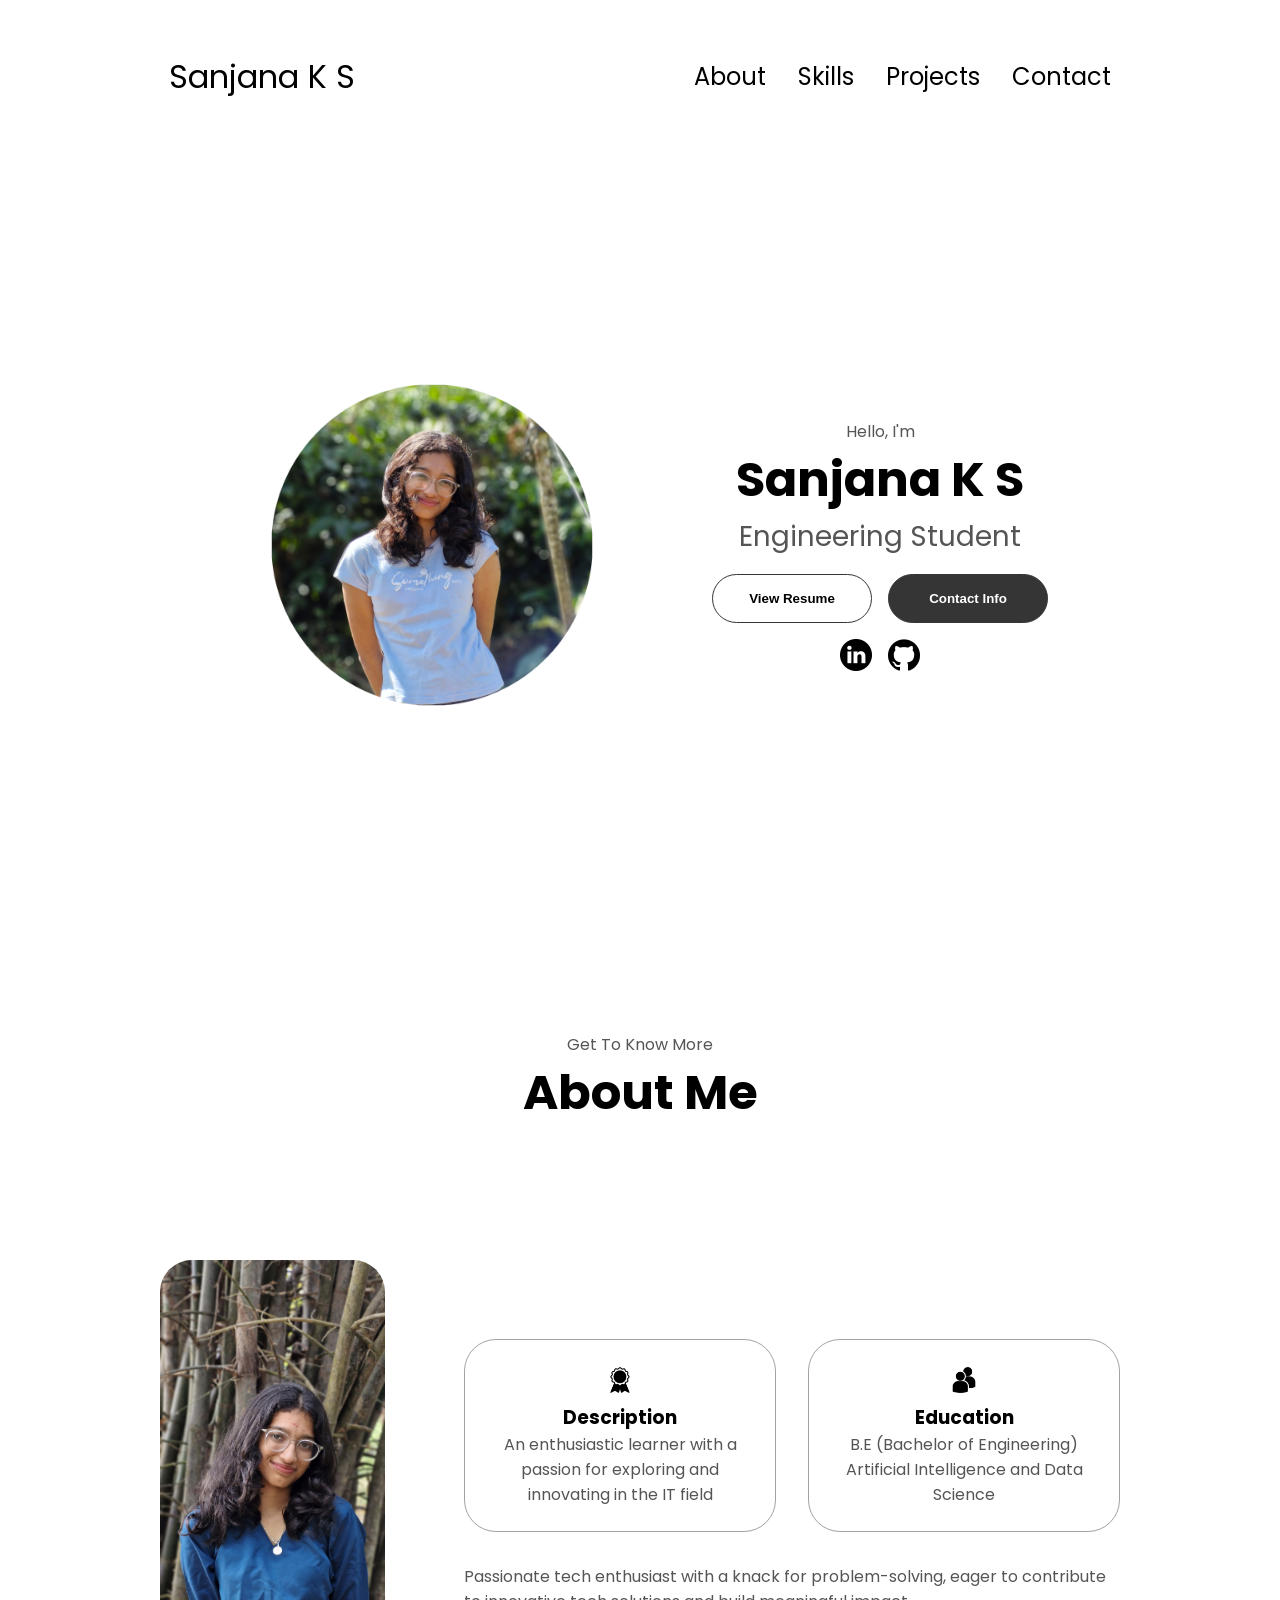
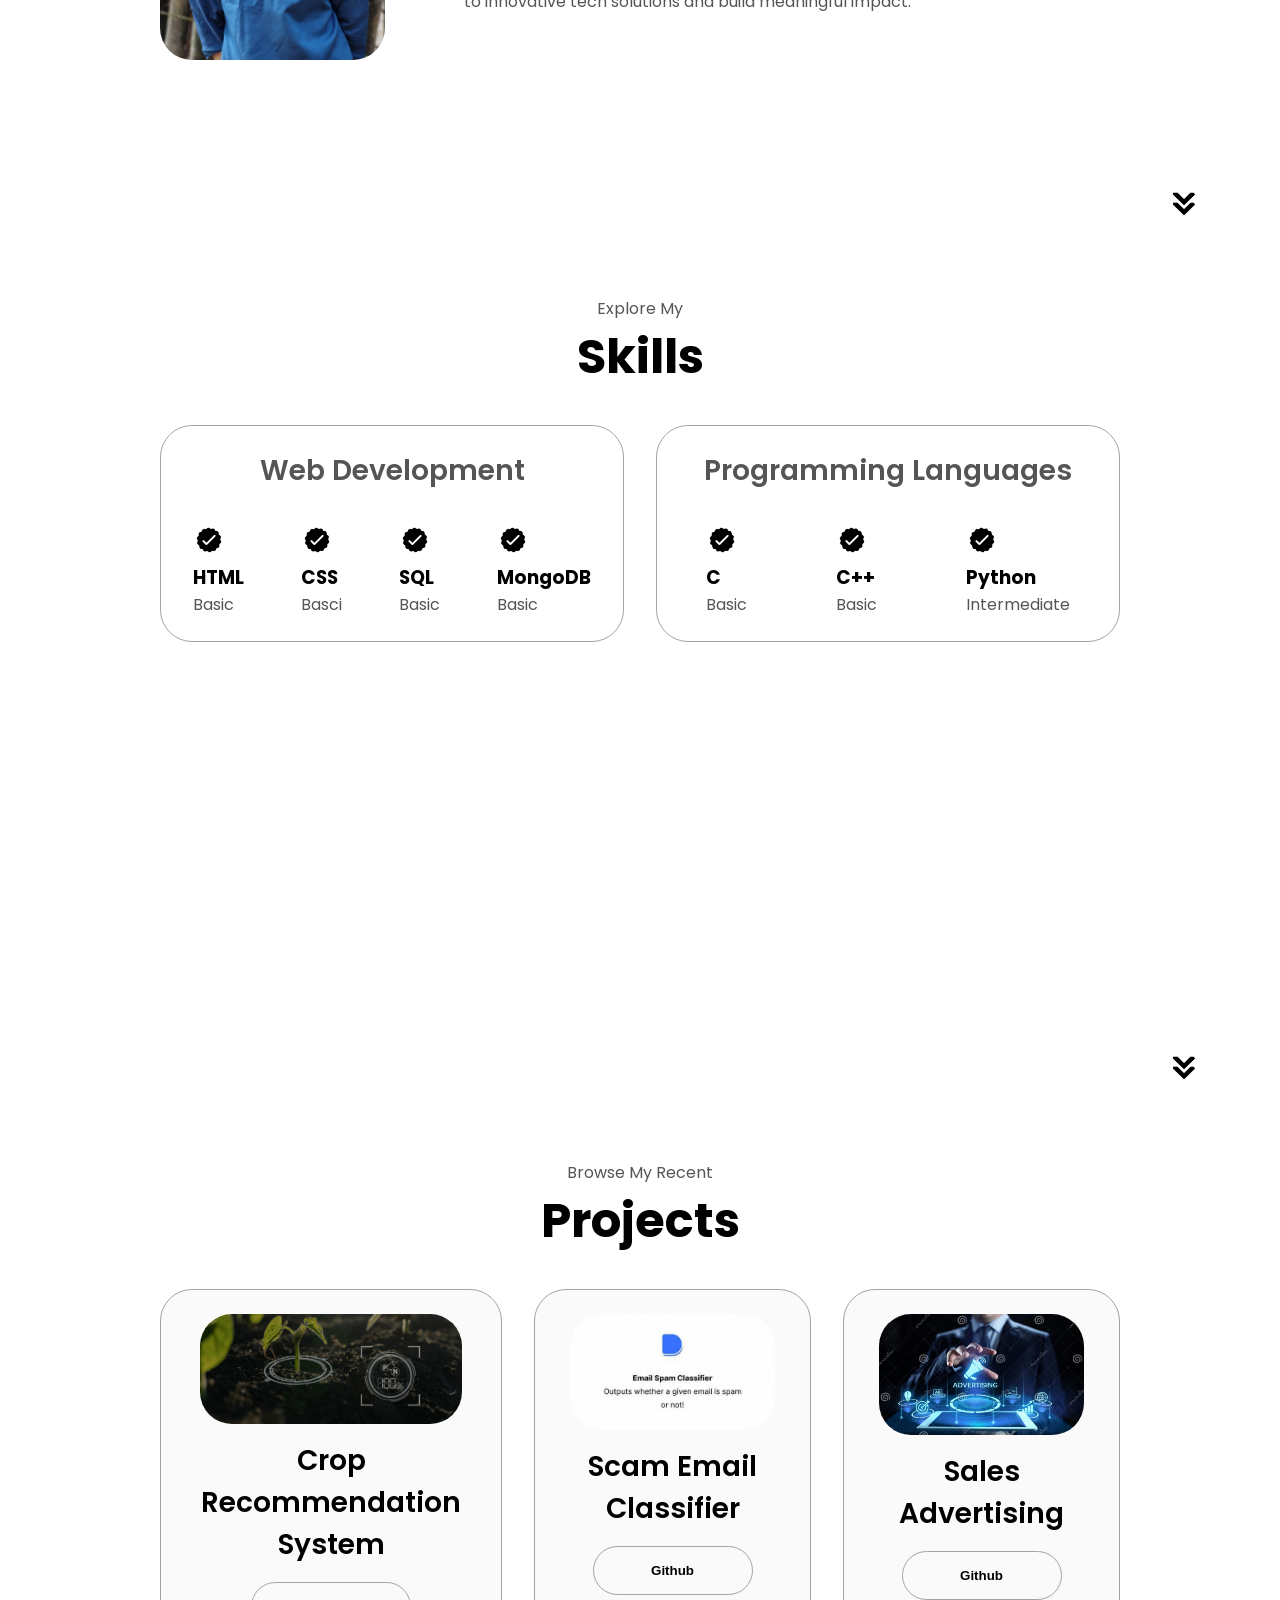
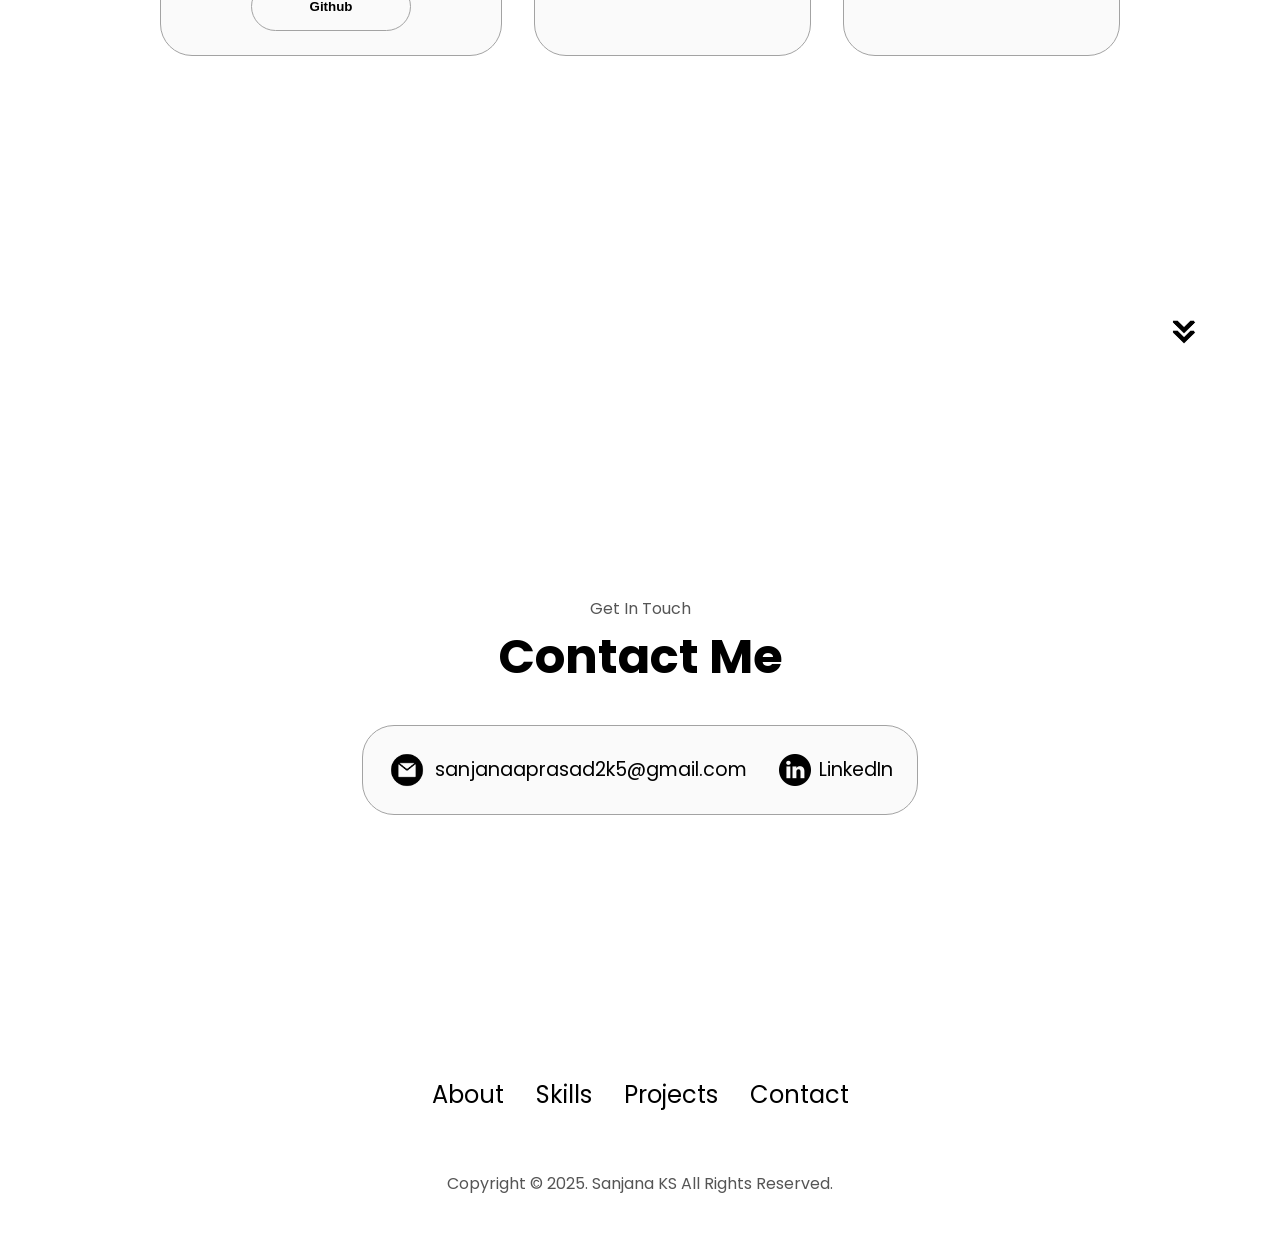
<file: portfolio/portfolio/index.html>
<!DOCTYPE html>
<html lang="en">
<head>
    <meta charset="UTF-8">
    <meta name="viewport" content="width=device-width, initial-scale=1.0">
    <title>Hello there!</title>
    <link rel="stylesheet" href="style.css">
    <link rel="stylesheet" href="mediaqueries.css">
</head>
<body>
    <nav id="desktop-nav">
        <div class="logo">Sanjana K S</div>
        <div>
            <ul class="nav-links">
                <li><a href="#about">About</a></li>
                <li><a href="#skills">Skills</a></li>
                <li><a href="#projects">Projects</a></li>
                <li><a href="#contact">Contact</a></li>
            </ul>
        </div>
    </nav>
    <nav id="hamburger-nav">
        <div class="logo">Sanjana K S</div>
        <div class="hamburger-menu">
            <div class="hamburger-icon" onclick="toggleMenu()">
                <span></span>
                <span></span>
                <span></span>
            </div>
            <div class="menu-links">
                <li><a href="#about" onclick="toggleMenu()">About</a></li>
                <li><a href="#skills" onclick="toggleMenu()">Skills</a></li>
                <li><a href="#projects" onclick="toggleMenu()">Projects</a></li>
                <li><a href="#contact" onclick="toggleMenu()">Contact</a></li>
            </div>
        </div>
    </nav>
    <section id="profile">
        <div class="section__pic-container">
            <img src="./assets/me1.jpg" alt="Sanjana Profile Picture"/>
        </div>
        <div class="section__text">
            <p class="section__text__p1">Hello, I'm</p>
            <h1 class="title">Sanjana K S</h1>
            <p class="section__text__p2">Engineering Student</p>
            <div class="btn-container">
                <button class="btn btn-color-2" onclick="window.open('./assets/sanjana_resume_.pdf', '_blank')">View Resume</button>
                <button class="btn btn-color-1" onclick="window.location.href='#contact'">Contact Info</button>
            </div>            
            <div id="socials-container">
                <img src="./assets/linkedin.png" alt="My LinkedIn Profile" class="icon" onclick="window.open('https://www.linkedin.com/in/sanjanaaks/','_blank')"/>
                <img src="./assets/github.png" alt="My GitHub Profile" class="icon" onclick="window.open('https://github.com/Sanjanaaks','_blank')"/>
            </div>
        </div>
    </section>
    <section id="about">
        <p class="section__text__p1">Get To Know More</p>
        <h1 class="title">About Me</h1>
        <div class="section-container">
            <div class="section__pic-container">
                <img src="./assets/profile copy.jpg" alt="Sanjana About Picture" class="about-pic"/>
            </div>
            <div class="about-details-container">
                <div class="about-containers">
                    <div class="details-container">

                        <img src="./assets/description.png" alt="Description Icon" class="icon"/>
                        <h3>Description</h3>
                        <p> An enthusiastic learner with a passion for exploring and innovating in the IT field </p>

                    </div>

                    <div class="details-container">
                        <img src="./assets/education.png" alt="Education Icon" class="icon"/>
                        <h3>Education</h3>
                        <p>B.E (Bachelor of Engineering) <br/>Artificial Intelligence and Data Science</p>
                    </div>
                </div>
                <div class="text-container">
                    <p> Passionate tech enthusiast with a knack for problem-solving, eager to contribute to innovative tech solutions and build 
                        meaningful impact. </p>
                </div>
            </div>
        </div>
        <img src="./assets/arrow.png" alt="Arrow Icon" class="icon arrow" onclick="location.href='./#skills'">
    </section>
    <section id="skills">
        <p class="section__text__p1">Explore My</p>
        <h1 class="title">Skills</h1>
        <div class="skills-details-container">
            <div class="about-containers">
                <div class="details-container">
                    <h2 class="skills-sub-title">Web Development</h2>
                    <div class="article-container">
                        <article>
                            <img src="./assets/checkmark.png" alt="Skills Icon" class="icon"/>
                            <div>
                                <h3>HTML</h3>
                                <p>Basic</p>
                            </div>
                        </article>
                        <article>
                            <img src="./assets/checkmark.png" alt="Skills Icon" class="icon"/>
                            <div>
                                <h3>CSS</h3>
                                <p>Basci</p>
                            </div>
                        </article>
                        <article>
                            <img src="./assets/checkmark.png" alt="Skills Icon" class="icon"/>
                            <div>
                                <h3>SQL</h3>
                                <p>Basic</p>
                            </div>
                        </article>
                        <article>
                            <img src="./assets/checkmark.png" alt="Skills Icon" class="icon"/>
                            <div>
                                <h3>MongoDB</h3>
                                <p>Basic</p>
                            </div>
                        </article>
                    </div>
                </div>
                <div class="details-container">
                    <h2 class="skills-sub-title">Programming Languages</h2>
                    <div class="article-container">
                        <article>
                            <img src="./assets/checkmark.png" alt="Skills Icon" class="icon"/>
                            <div>
                                <h3>C</h3>
                                <p>Basic</p>
                            </div>
                        </article>
                        <article>
                            <img src="./assets/checkmark.png" alt="Skills Icon" class="icon"/>
                            <div>
                                <h3>C++</h3>
                                <p>Basic</p>
                            </div>
                        </article>
                        <article>
                            <img src="./assets/checkmark.png" alt="Skills Icon" class="icon"/>
                            <div>
                                <h3>Python</h3>
                                <p>Intermediate</p>
                            </div>
                        </article>
                    </div>
                </div>
            </div>
        </div>
        <img src="./assets/arrow.png" alt="Arrow Icon" class="icon arrow" onclick="location.href='./#projects'">
    </section>
    <section id="projects">
        <p class="section__text__p1">Browse My Recent</p>
        <h1 class="title">Projects</h1>
        <div class="skills-details-container">
            <div class="about-containers">
                <div class="details-container color-container">
                    <div class="article-container">
                        <img src="./assets/Image-Crop-Recommendation@1x-1.png" alt="Project2" class="project-img"/>
                    </div>
                    <h2 class="skills-sub-title project-title">Crop Recommendation System</h2>
                    <div class="btn-container">
                        <button class="btn btn-color-2 project-btn" onclick="window.open('https://github.com/Sanjanaaks/Crop-Recommendation-System')">
                            Github
                        </button>
                        <!--<button class="btn btn-color-2 project-btn" onclick="window.open('https://drive.google.com/file/d/1YZbFt5INkjqdTQWUR4GBJvpP9ulive8N/view?usp=sharing','_blank')">
                            Live Demo
                        </button>-->
                    </div>
                </div>
                <div class="details-container color-container">
                    <div class="article-container">
                        <img src="./assets/spam email.jpeg" alt="Project3" class="project-img"/>
                    </div>
                    <h2 class="skills-sub-title project-title">Scam Email Classifier</h2>
                    <div class="btn-container">
                        <button class="btn btn-color-2 project-btn" onclick="window.open('https://github.com/Sanjanaaks/Spam-Email-Classifier','_blank')">
                            Github
                        </button>
                       
            
                    </div>
                </div>
                <div class="details-container color-container">
                    <div class="article-container">
                        <img src="./assets/advertising-marketing-sales-growth-business-concept-screen-137380716.jpg" alt="Project4" class="project-img"/>
                    </div>
                    <h2 class="skills-sub-title project-title">Sales Advertising</h2>
                    <div class="btn-container">
                        <button class="btn btn-color-2 project-btn" onclick="window.open('https://github.com/Sanjanaaks/Sales-advertising-Project','_blank')">
                            Github
                        </button>
                       
            
                    </div>
                </div>
            </div>
        </div>
        <img src="./assets/arrow.png" alt="Arrow Icon" class="icon arrow" onclick="location.href='./#contact'">
    </section>
    <section id="contact">
        <p class="section__text__p1">Get In Touch</p>
        <h1 class="title">Contact Me</h1>
        <div class="contact-info-upper-container">
            <div class="contact-info-container">
                <img src="./assets/email.png" alt="Email Icon" class="icon contact-icon email-icon"/>
                <p><a href="https://mail.google.com/mail/?view=cm&fs=1&to=sanjanaaprasad2k5@gmail.com" target="_blank">sanjanaaprasad2k5@gmail.com</a></p>
                <!-- <p><a href="mailto:shreelakshmirao21346@gmail.com" target="_blank">shreelakshmirao21346@gmail.com</a></p> -->
            </div>
            <div class="contact-info-container">
                <img src="./assets/linkedin.png" alt="LinkedIn Icon" class="icon contact-icon"/>
                <p><a href="https://www.linkedin.com/in/sanjanaaks/" target="_blank">LinkedIn</a></p>
            </div>
        </div>
    </section>
    <footer>
        <nav>
            <div class="nav-links-container">
                <ul class="nav-links">
                    <li><a href="#about">About</a></li>
                    <li><a href="#skills">Skills</a></li>
                    <li><a href="#projects">Projects</a></li>
                    <li><a href="#contact">Contact</a></li>
                </ul>
            </div>
        </nav>
        <p>Copyright &#169; 2025. Sanjana KS All Rights Reserved.</p>
    </footer>
    <script src="script.js"></script>
</body>
</html>
</file>
<file: portfolio/portfolio/style.css>
@import url('https://fonts.googleapis.com/css2?family=Poppins:wght@300;400;500;600&display=swap');


*{
    margin:0;
    padding:0;
}

body{
    font-family: "Poppins", sans-serif;
}

html{
    scroll-behavior: smooth;
}

p{
    color: rgb(85,85,85);
}

a, .btn{
    transition: all 300ms ease;
}

nav,
.nav-links{
    display: flex;
}

nav{
    justify-content: space-around;
    align-items: center;
    height: 17vh;
}

.nav-links{
    gap: 2rem;
    list-style: none;
    font-size: 1.5rem;
}

a{
    color: black;
    text-decoration: none;
    text-decoration-color: white;
}

a:hover{
    color: gray;
    text-decoration: underline;
    text-underline-offset: 1rem;
    text-decoration-color: rgb(181,181,181);
}

.logo{
    font-size: 2rem;
}

.logo:hover{
    cursor: default;
}

#hamburger-nav{
    display: none;
}

.hamburger-menu{
    position: relative;
    display: inline-block
}

.hamburger-icon{
    display: flex;
    flex-direction: column;
    justify-content: space-between;
    height: 24px;
    width: 30px;
    cursor: pointer;
}

.hamburger-icon span{
    width: 100%;
    height: 2px;
    background-color: black;
    transition: all 0.3 ease ease-in-out;
}

.menu-links{
    position: absolute;
    top: 100%;
    right: 0%;
    background-color: white;
    width: git-content;
    max-height: 0;
    overflow: hidden;
    transition: all 0.3 ease ease-in-out;
}

.menu-links a{
    display: block;
    padding: 10px;
    text-align: center;
    font-size: 1.5rem;
    color: black;
    text-decoration: none;
    transition: all 0.3 ease-in-out;
}

.menu-links li{
    list-style: none;
}

.menu-links.open{
    max-height: 300px;
}

.hamburger-icon.open span:first-child{
    transform: rotate(45deg) translate(10px, 5px);
}

.hamburger-icon.open span:nth-child(2){
    opacity:0;
}

.hamburger-icon.open span:last-child{
    transform: rotate(-45deg) translate(10px, -5px);
}

.hamburger-icon span:first-child{
    transform: none;
}

.hamburger-icon span:nth-child(2){
    opacity: 1;
}

.hamburger-icon span:last-child{
    transform: none;
}

section{
    padding-top: 4vh;
    height: 96vh;
    margin: 0 10rem;
    box-sizing: border-box;
    min-height: fit-content;
}

.section-container{
    display: flex;
}

#profile{
    display:flex;
    justify-content: center;
    gap: 5rem;
    height: 80vh;
}

.section__pic-container{
    display: flex;
    height: 400px;
    width: 400px;
    margin: auto 0;
}

.section__text{
    align-self: center;
    text-align: center;
}

.section__text_p{
    font-weight: 600;
}

.section__text__p1{
    text-align: center;
}

.section__text__p2{
    font-size: 1.75rem;
    margin-bottom: 1rem;
}

.title{
    font-size: 3rem;
    text-align: center;
}

#socials-container{
    display:flex;
    justify-content: center;
    margin-top: 1rem;
    gap: 1rem;
}

.icon{
    cursor: pointer;
    height: 2rem;
}

.btn-container{
    display:flex;
    justify-content: center;
    gap: 1rem;
}

.btn{
    font-weight: 600;
    transition: all 300ms ease;
    padding: 1rem;
    width: 10rem;
    border-radius: 2rem;
}

.btn-color-1, .btn-color-2{
    border: rgb(53,53,53) 0.1rem solid;
}

.btn-color-1:hover, .btn-color-2:hover{
    cursor:pointer;
}

.btn-color-1, .btn-color-2:hover{
    background: rgb(53,53,53);
    color:white;
}

.btn-color-1:hover{
    background: rgb(0,0,0);
}

.btn-color-2{
    background: none;
}

.btn-color-2:hover{
    border: rgb(255,255,255) 0.1rem solid;
}

.btn-container{
    gap: 1rem;
}

#about{
    position: relative;
}

.about-containers{
    gap: 2rem;
    margin-bottom: 2rem;
    margin-top: 2rem;
}

.about-details-container{
    justify-content: center;
    flex-direction:column;
}

.about-containers,
.about-details-container{
    display:flex;
}

.about-pic{
    border-radius: 2rem;
    height:400px;
}

.arrow{
    position: absolute;
    right: -5rem;
    bottom: 2.5rem;
}

.details-container{
    padding: 1.5rem;
    flex: 1;
    background: white;
    border-radius: 2rem;
    border:rgb(53,53,53) 0.1rem solid;
    border-color: rgb(163,163,163);
    text-align: center;
}

.section-container{
    gap: 4rem;
    height: 80%;
}

.section__pic-container{
    height: 400px;
    width: 400px;
    margin: auto 0;
}

#skills{
    position:relative;
}

.skills-sub-title{
    color:rgb(85,85,85);
    font-weight: 600;
    font-size: 1.75rem;
    margin-bottom: 2rem;
}

.skills-details-container{
    display: flex;
    justify-content: center;
    flex-direction: column;
}

.article-container{
    display:flex;
    text-align: initial;
    flex-wrap: wrap;
    flex-direction:row;
    gap: 2.5rem;
    justify-content: space-around;
}

.article{
    display:flex;
    width: 10rem;
    justify-content: space-around;
    gap: 0.5rem;
}

article .icon{
    cursor:default;
}

#projects{
    position:relative;
}

.color-container{
    border-color: rgb(163,163,163);
    background: rgb(250,250,250);;
}

.project-img{
    border-radius: 2rem;
    width: 90%;
    height:90%
}

.project-title{
    margin: 1rem;
    color: black;
}

.project-btn{
    color:back;
    border-color: rgb(163,163,163);
}

#contact{
    display:flex;
    justify-content: center;
    flex-direction: column;
    height: 70vh;
}

.contact-info-upper-container{
    display:flex;
    justify-content: center;
    border-radius:2rem;
    border: rgb(53,53,53) 0.1rem solid;
    border-color: rgb(163,163,163);
    background:rgb(250,250,250);
    margin: 2rem auto;
    padding: 0.5rem;
}

.contact-info-container{
    display:flex;
    align-items:center;
    justify-content: center;
    gap: 0.5rem;
    margin:1rem;
}

.contact-info-container p{
    font-size: larger;
}

.contact-icon{
    cursor:default;
}

.email-icon{
    height:2.5rem;
}

footer{
    height: 26vh;
    margin:0 1rem;
}

footer p{
    text-align:center;
}
</file>
<file: portfolio/portfolio/mediaqueries.css>
@media screen and (max-width: 1400px){
    #profile{
        height:83vh;
        margin-bottom:6rem;
    }
    .about-containers{
        flex-wrap:wrap;
    }
}

@media screen and (max-width: 1200px){
    #desktop-nav{
        display:none;
    }
    #hamburger-nav{
        display: flex;
    }
    #skills, .skills-details-container{
        margin-top:2rem;
    }
    #profile, .section-container{
        display:block;
    }
    .arrow{
        display:none;
    }
    section, .section-container{
        height: fit-content;
    }
    section{
        margin: 0 5%;
    }
    .section__pic-container{
        width: 275px;
        height: 275px;
        margin: 0 auto 2rem;
    }
    .about-containers{
        margin-top:0;
    }
}

@media screen and (max-width: 600px){
    #contact, footer{
        height:40vh;
    }
    #profile{
        height: 83vh;
        margin-bottom:0;
    }
    article{
        font-size: 1rem;
    }
    footer nav{
        height: fit-content;
        margin-bottom:2rem;
    }
    .about-containers, .contact-info-upper-container, .btn-container{
        flex-wrap:wrap;
    }
    .contact-info-container{
        margin:0;
    }
    .contact-info-container p, .nav-links li a{
        font-size: 1rem;
    }
    .skills-sub-title{
        font-size:1.5rem;
    }
    .logo{
        font-size:1.5rem;
    }
    .nav-links{
        flex-direction:column;
        gap:0.5rem;
        text-align:center;
    }
    .section__pic-container{
        width:auto;
        height: 46vw;
        justify-content: center;
    }
    .section__text__p2{
        font-size:1.25rem;
    }
    .title{
        font-size:2rem;
    }
    .text-container{
        text-align:justify;
    }
}
</file>
